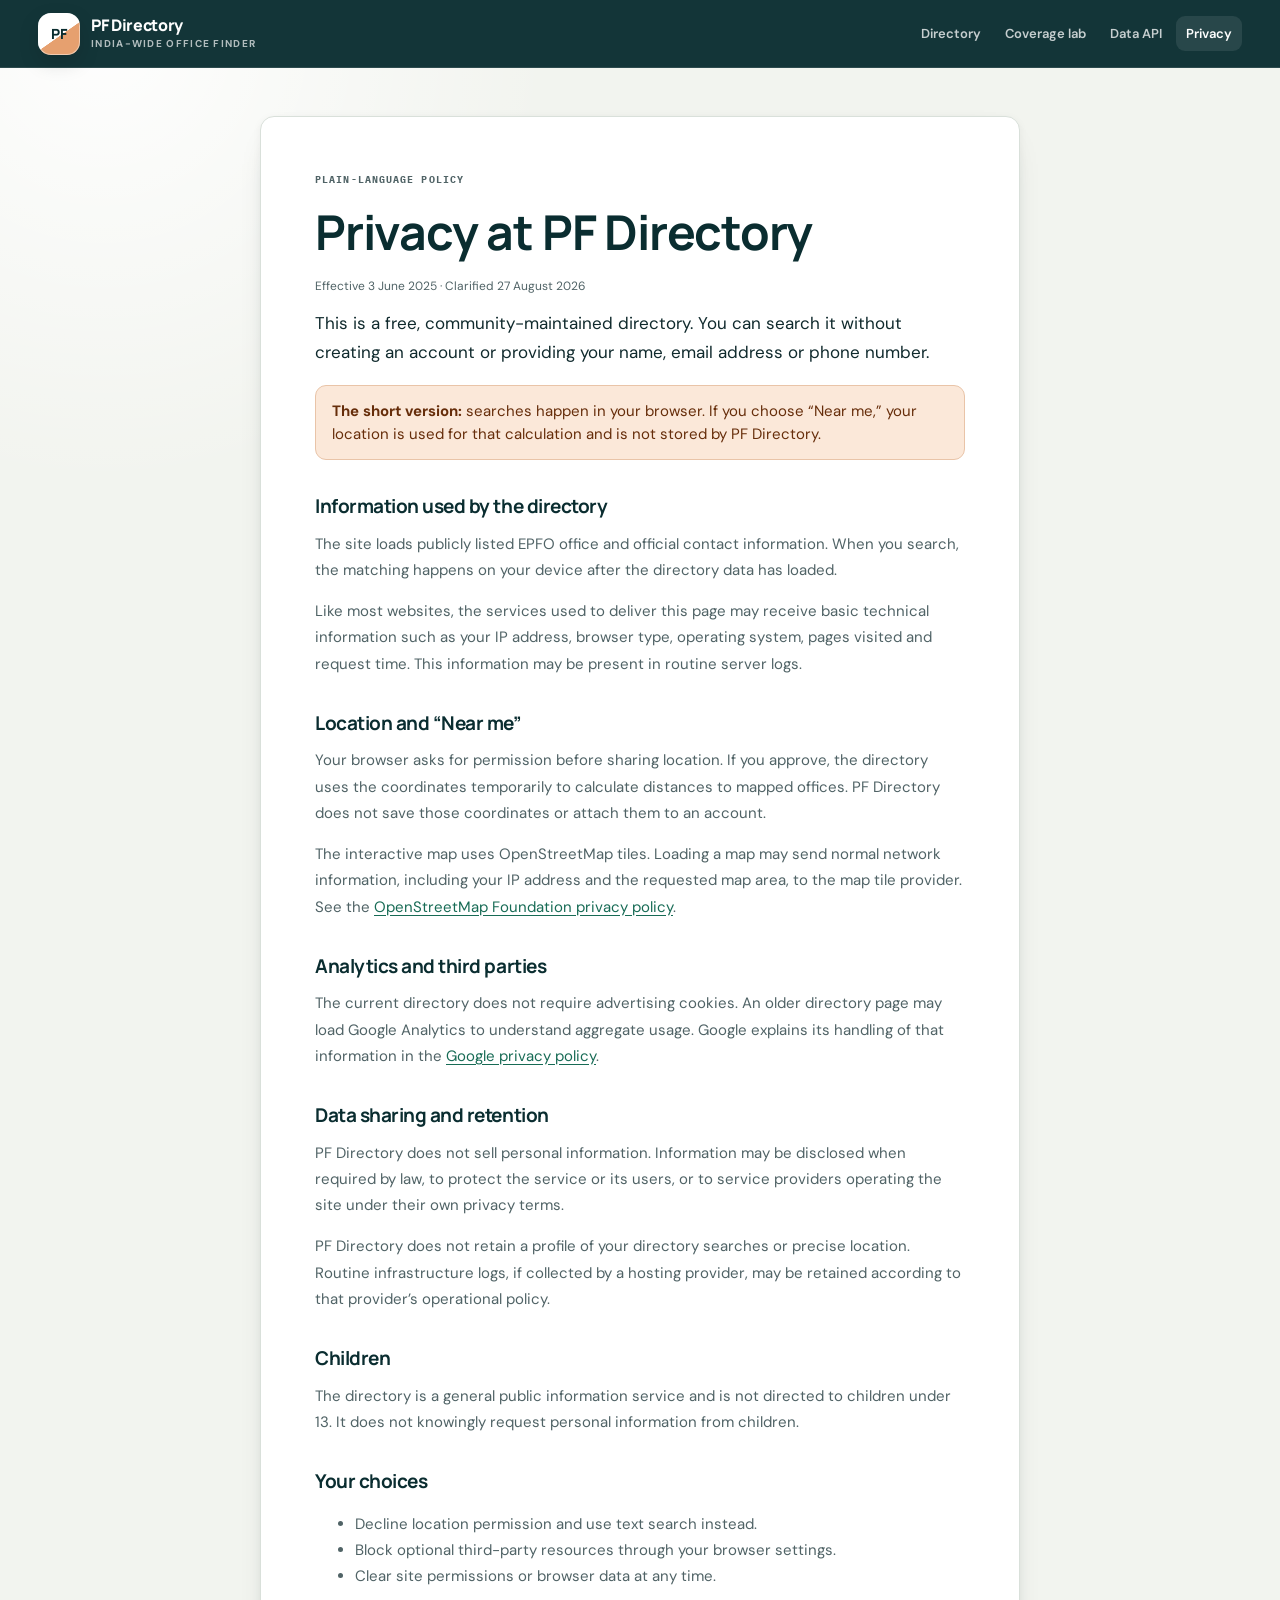
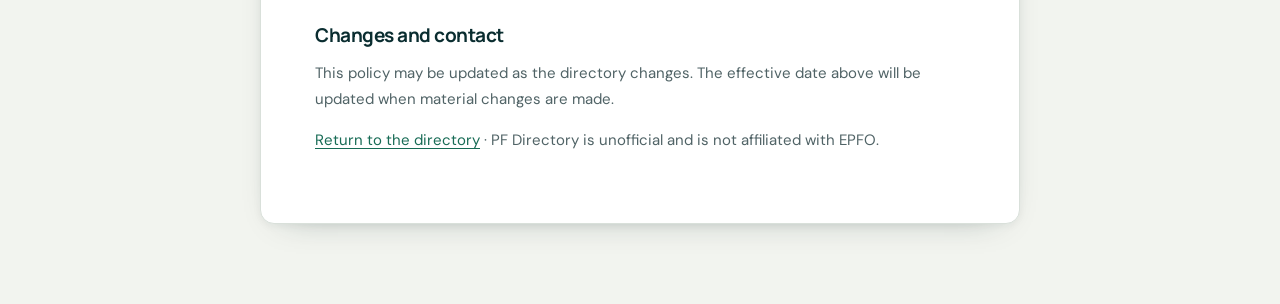
<file: privacy_policy.html>
<!DOCTYPE html>
<html lang="en">
<head>
<meta charset="utf-8">
<meta name="viewport" content="width=device-width, initial-scale=1">
<meta name="theme-color" content="#0a2d30">
<meta name="description" content="Privacy information for the community-maintained PF Directory.">
<title>Privacy — PF Directory</title>
<link rel="stylesheet" href="tokens.css">
</head>
<body>
<a class="skip-link" href="#privacyContent">Skip to privacy policy</a>
<header class="appbar">
    <a class="brand" href="./" aria-label="PF Directory home">
        <span class="brand-mark" aria-hidden="true">PF</span>
        <span class="brand-copy">
            <span class="brand-title">PF Directory</span>
            <span class="brand-sub">India-wide office finder</span>
        </span>
    </a>
    <nav class="top-nav" aria-label="Primary navigation">
        <a href="./">Directory</a>
        <a href="./planner.html">Coverage lab</a>
        <a href="./API.md">Data API</a>
        <a href="./privacy_policy.html" aria-current="page">Privacy</a>
    </nav>
</header>

<main class="prose-shell" id="privacyContent">
    <article class="prose-card card">
        <p class="eyebrow">Plain-language policy</p>
        <h1>Privacy at PF Directory</h1>
        <p class="prose-meta">Effective 3 June 2025 · Clarified 27 August 2026</p>
        <p class="lede">This is a free, community-maintained directory. You can search it without creating an account or providing your name, email address or phone number.</p>

        <div class="notice">
            <strong>The short version:</strong> searches happen in your browser. If you choose “Near me,” your location is used for that calculation and is not stored by PF Directory.
        </div>

        <h2>Information used by the directory</h2>
        <p>The site loads publicly listed EPFO office and official contact information. When you search, the matching happens on your device after the directory data has loaded.</p>
        <p>Like most websites, the services used to deliver this page may receive basic technical information such as your IP address, browser type, operating system, pages visited and request time. This information may be present in routine server logs.</p>

        <h2>Location and “Near me”</h2>
        <p>Your browser asks for permission before sharing location. If you approve, the directory uses the coordinates temporarily to calculate distances to mapped offices. PF Directory does not save those coordinates or attach them to an account.</p>
        <p>The interactive map uses OpenStreetMap tiles. Loading a map may send normal network information, including your IP address and the requested map area, to the map tile provider. See the <a href="https://osmfoundation.org/wiki/Privacy_Policy" target="_blank" rel="noopener noreferrer">OpenStreetMap Foundation privacy policy</a>.</p>

        <h2>Analytics and third parties</h2>
        <p>The current directory does not require advertising cookies. An older directory page may load Google Analytics to understand aggregate usage. Google explains its handling of that information in the <a href="https://policies.google.com/privacy" target="_blank" rel="noopener noreferrer">Google privacy policy</a>.</p>

        <h2>Data sharing and retention</h2>
        <p>PF Directory does not sell personal information. Information may be disclosed when required by law, to protect the service or its users, or to service providers operating the site under their own privacy terms.</p>
        <p>PF Directory does not retain a profile of your directory searches or precise location. Routine infrastructure logs, if collected by a hosting provider, may be retained according to that provider’s operational policy.</p>

        <h2>Children</h2>
        <p>The directory is a general public information service and is not directed to children under 13. It does not knowingly request personal information from children.</p>

        <h2>Your choices</h2>
        <ul>
            <li>Decline location permission and use text search instead.</li>
            <li>Block optional third-party resources through your browser settings.</li>
            <li>Clear site permissions or browser data at any time.</li>
        </ul>

        <h2>Changes and contact</h2>
        <p>This policy may be updated as the directory changes. The effective date above will be updated when material changes are made.</p>


        <p class="source-note"><a href="./">Return to the directory</a> · PF Directory is unofficial and is not affiliated with EPFO.</p>
    </article>
</main>
</body>
</html>
</file>
<file: tokens.css>
@import url('https://fonts.googleapis.com/css2?family=DM+Sans:wght@400;500;600;700&family=Manrope:wght@600;700;800&family=IBM+Plex+Mono:wght@500&display=swap');

:root {
    color-scheme: light;
    --canvas: #f2f4ef;
    --canvas-deep: #e8ece5;
    --surface: #ffffff;
    --surface-soft: #f8faf6;
    --surface-teal: #e7f2ef;
    --ink: #102a2d;
    --muted: #506366;
    --subtle: #667678;
    --line: #d9e0da;
    --line-strong: #bdcac4;
    --primary: #123f42;
    --primary-deep: #0a2d30;
    --primary-soft: #d9ece7;
    --accent: #a64b13;
    --accent-hover: #843908;
    --accent-soft: #fbe8d9;
    --success: #176b55;
    --danger: #a53a35;
    --ho: #123f42;
    --zo: #176b55;
    --ro: #a64b13;
    --do: #5b4aa5;
    --ap: #785320;
    --radius-sm: 8px;
    --radius: 14px;
    --radius-lg: 22px;
    --shadow-sm: 0 1px 2px rgba(16, 42, 45, .06);
    --shadow: 0 12px 35px -24px rgba(16, 42, 45, .42), 0 2px 8px rgba(16, 42, 45, .05);
    --shadow-raised: 0 22px 55px -28px rgba(10, 45, 48, .48);
    --content: 1600px;
}

* { box-sizing: border-box; }
html { scroll-behavior: smooth; }
html, body { margin: 0; min-height: 100%; }
body {
    background: radial-gradient(circle at 8% 2%, rgba(255,255,255,.92), transparent 28rem), var(--canvas);
    color: var(--ink);
    font-family: 'DM Sans', system-ui, -apple-system, BlinkMacSystemFont, 'Segoe UI', sans-serif;
    font-size: 15px;
    line-height: 1.5;
    -webkit-font-smoothing: antialiased;
}
h1, h2, h3, h4, p { margin-top: 0; }
h1, h2, h3, h4 { color: var(--primary-deep); font-family: 'Manrope', 'DM Sans', sans-serif; letter-spacing: -.025em; }
a { color: var(--success); text-underline-offset: 3px; }
a:hover { text-decoration-thickness: 2px; }
button, input { font: inherit; }
button { color: inherit; }
.mono { font-family: 'IBM Plex Mono', ui-monospace, monospace; }
.eyebrow { margin: 0 0 7px; color: var(--accent); font: 700 10px 'IBM Plex Mono', monospace; letter-spacing: .11em; text-transform: uppercase; }
.sr-only { position: absolute !important; width: 1px !important; height: 1px !important; padding: 0 !important; margin: -1px !important; overflow: hidden !important; clip: rect(0, 0, 0, 0) !important; white-space: nowrap !important; border: 0 !important; }
.skip-link { position: fixed; left: 16px; top: 12px; z-index: 5000; transform: translateY(-160%); border-radius: var(--radius-sm); background: var(--surface); color: var(--primary-deep); padding: 10px 14px; box-shadow: var(--shadow-raised); font-weight: 700; }
.skip-link:focus { transform: translateY(0); }

/* Header and product identity */
.appbar { min-height: 68px; padding: 10px clamp(16px, 3vw, 38px); display: flex; align-items: center; gap: 18px; background: rgba(10, 45, 48, .96); color: #fff; border-bottom: 1px solid rgba(255,255,255,.11); backdrop-filter: blur(18px); position: relative; z-index: 1500; }
.brand { display: inline-flex; align-items: center; gap: 11px; color: #fff; text-decoration: none; min-width: max-content; }
.brand:hover { text-decoration: none; }
.brand-mark { width: 42px; height: 42px; border-radius: 13px; display: grid; place-items: center; background: linear-gradient(145deg, #fff 0 53%, #e6a06f 54% 100%); color: var(--primary-deep); font-family: 'Manrope', sans-serif; font-size: 14px; font-weight: 800; box-shadow: inset 0 0 0 1px rgba(255,255,255,.45), 0 8px 20px rgba(0,0,0,.15); }
.brand-copy { display: grid; line-height: 1.05; }
.brand-title { font-family: 'Manrope', sans-serif; font-weight: 800; font-size: 16px; letter-spacing: -.02em; }
.brand-sub { margin-top: 5px; color: rgba(255,255,255,.68); font-size: 10px; font-weight: 700; letter-spacing: .13em; text-transform: uppercase; }
.top-nav { margin-left: auto; display: flex; align-items: center; gap: 4px; }
.top-nav a { color: rgba(255,255,255,.76); text-decoration: none; padding: 8px 10px; border-radius: 9px; font-size: 13px; font-weight: 600; }
.top-nav a:hover, .top-nav a[aria-current="page"] { color: #fff; background: rgba(255,255,255,.09); }
.trust-pill { display: inline-flex; align-items: center; gap: 7px; padding: 6px 10px; border: 1px solid rgba(255,255,255,.18); border-radius: 999px; color: rgba(255,255,255,.78); font-size: 11px; font-weight: 700; white-space: nowrap; }
.trust-pill::before { content: ''; width: 7px; height: 7px; border-radius: 50%; background: #7dd3a8; box-shadow: 0 0 0 3px rgba(125,211,168,.12); }

/* Inputs, controls and surfaces */
.card { background: var(--surface); border: 1px solid var(--line); border-radius: var(--radius); box-shadow: var(--shadow); }
.btn { min-height: 42px; display: inline-flex; align-items: center; justify-content: center; gap: 8px; padding: 9px 15px; border: 1px solid var(--line-strong); border-radius: 10px; background: var(--surface); color: var(--primary-deep); font-size: 14px; font-weight: 700; cursor: pointer; transition: transform .15s ease, background .15s ease, border-color .15s ease; }
.btn:hover { background: var(--surface-soft); border-color: #98aaa2; }
.btn:active { transform: translateY(1px); }
.btn:disabled { cursor: wait; opacity: .66; }
.btn-primary { background: var(--primary); border-color: var(--primary); color: #fff; }
.btn-primary:hover { background: var(--primary-deep); border-color: var(--primary-deep); }
.btn-accent { background: var(--accent); border-color: var(--accent); color: #fff; }
.btn-accent:hover { background: var(--accent-hover); border-color: var(--accent-hover); }
.btn-quiet { min-height: 36px; padding: 7px 10px; border-color: transparent; background: transparent; color: var(--success); }
.btn-quiet:hover { background: var(--surface-teal); border-color: transparent; }
.search { min-height: 54px; display: flex; align-items: center; gap: 10px; background: var(--surface); border: 1px solid var(--line-strong); border-radius: 14px; padding: 5px 6px 5px 15px; box-shadow: 0 0 0 4px rgba(23,107,85,.05), var(--shadow); transition: border-color .15s, box-shadow .15s; }
.search:focus-within { border-color: var(--success); box-shadow: 0 0 0 4px rgba(23,107,85,.12), var(--shadow); }
.search-symbol { color: var(--success); font-size: 17px; line-height: 1; }
.search input { min-width: 0; flex: 1; border: 0; outline: 0; background: transparent; color: var(--ink); font-size: 16px; }
.search input::placeholder { color: #718083; opacity: 1; }
.key-hint { border: 1px solid var(--line); border-bottom-width: 2px; border-radius: 6px; padding: 2px 6px; color: var(--subtle); background: var(--surface-soft); font: 10px 'IBM Plex Mono', monospace; }
.autocomplete { position: absolute; top: calc(100% + 8px); left: 0; right: 0; z-index: 1800; display: none; max-height: min(430px, 60vh); overflow-y: auto; padding: 6px; background: rgba(255,255,255,.98); border: 1px solid var(--line); border-radius: 14px; box-shadow: var(--shadow-raised); }
.autocomplete.open { display: block; }
.autocomplete [role="option"] { width: 100%; display: flex; align-items: center; gap: 11px; padding: 10px; border: 0; border-radius: 10px; background: transparent; text-align: left; cursor: pointer; }
.autocomplete [role="option"]:hover, .autocomplete [role="option"].active { background: var(--surface-teal); }
.autocomplete-copy { min-width: 0; display: grid; }
.autocomplete-name { overflow: hidden; text-overflow: ellipsis; white-space: nowrap; color: var(--ink); font-weight: 700; }
.autocomplete-sub { overflow: hidden; text-overflow: ellipsis; white-space: nowrap; color: var(--muted); font-size: 12px; }
.person-mark { width: 28px; height: 28px; flex: 0 0 auto; display: grid; place-items: center; border-radius: 9px; background: var(--primary-soft); color: var(--primary); font-weight: 800; font-size: 11px; }
.chip-row { display: flex; flex-wrap: wrap; gap: 7px; }
.chip { min-height: 34px; padding: 6px 11px; border: 1px solid var(--line); border-radius: 999px; background: rgba(255,255,255,.7); color: var(--muted); font-size: 12px; font-weight: 700; cursor: pointer; }
.chip:hover { border-color: var(--success); color: var(--primary-deep); }
.chip[aria-pressed="true"] { border-color: var(--success); background: var(--surface-teal); color: var(--primary-deep); box-shadow: inset 0 0 0 1px rgba(23,107,85,.06); }

/* Directory record language */
.tag { display: inline-flex; align-items: center; justify-content: center; min-width: 32px; padding: 3px 7px; border-radius: 6px; color: #fff; font: 700 10px 'IBM Plex Mono', monospace; letter-spacing: .07em; text-transform: uppercase; white-space: nowrap; }
.tag-HO { background: var(--ho); } .tag-ZO { background: var(--zo); }
.tag-RO { background: var(--ro); } .tag-DO { background: var(--do); }
.tag-AP, .tag-HH, .tag-GH { background: var(--ap); }
.detail-head { display: flex; align-items: flex-start; gap: 11px; flex-wrap: wrap; }
.detail-head h2 { flex: 1; min-width: min(280px, 70%); margin: -2px 0 0; font-size: clamp(20px, 2vw, 28px); line-height: 1.18; }
.crumbs { margin: 10px 0 0; color: var(--subtle); font-size: 12px; }
.crumbs ol { display: flex; flex-wrap: wrap; gap: 5px; margin: 0; padding: 0; list-style: none; }
.crumbs li:not(:last-child)::after { content: '/'; margin-left: 5px; color: #96a3a1; }
.fields { margin: 22px 0 0; display: grid; grid-template-columns: repeat(2, minmax(0, 1fr)); border-top: 1px solid var(--line); }
.field { min-width: 0; padding: 14px 14px 14px 0; border-bottom: 1px solid var(--line); }
.field:nth-child(odd) { margin-right: 18px; }
.flabel { margin: 0 0 5px; color: var(--subtle); font: 700 10px 'IBM Plex Mono', monospace; letter-spacing: .08em; text-transform: uppercase; }
.fval { margin: 0; color: var(--ink); overflow-wrap: anywhere; }
.fval.mono { font: 500 13px/1.65 'IBM Plex Mono', monospace; }
.fval a { font-weight: 700; }
.record-actions { display: flex; flex-wrap: wrap; gap: 7px; margin: 18px 0 0; }
.offs-title { margin: 27px 0 11px; display: flex; align-items: center; gap: 8px; font-size: 16px; }
.offs-title .count { padding: 2px 8px; border-radius: 999px; background: var(--primary-soft); color: var(--primary); font: 700 11px 'IBM Plex Mono', monospace; }
.offs { display: grid; grid-template-columns: repeat(2, minmax(0, 1fr)); gap: 9px; margin: 0; padding: 0; list-style: none; }
.offs li { min-width: 0; padding: 13px; border: 1px solid var(--line); border-radius: 11px; background: var(--surface-soft); }
.offs li.highlighted { outline: 3px solid rgba(166,75,19,.27); border-color: var(--accent); background: #fff8f1; }
.off-name { font-weight: 800; color: var(--primary-deep); }
.off-desig { margin-top: 2px; color: var(--muted); font-size: 13px; }
.off-line { margin-top: 7px; color: var(--muted); font-size: 12px; overflow-wrap: anywhere; }
.empty { padding: 30px 4px; color: var(--muted); }

.hierarchy { margin: 0 0 18px; overflow: hidden; }
.hierarchy summary { display: grid; grid-template-columns: 1fr auto; gap: 12px; align-items: center; padding: 13px 15px; list-style: none; cursor: pointer; }
.hierarchy summary::-webkit-details-marker { display: none; }
.hier-title { display: block; font-family: 'Manrope', sans-serif; font-weight: 800; color: var(--primary-deep); }
.hier-hint { display: block; margin-top: 2px; color: var(--muted); font-size: 12px; }
.hier-toggle { color: var(--success); font: 700 10px 'IBM Plex Mono', monospace; letter-spacing: .06em; text-transform: uppercase; }
.hier-toggle::before { content: 'Explore'; }
.hierarchy[open] .hier-toggle::before { content: 'Close'; }
.hier-body { padding: 14px 15px 16px; border-top: 1px solid var(--line); }
.hier-path { display: flex; flex-wrap: wrap; gap: 6px; align-items: center; margin-bottom: 14px; }
.hier-step { padding: 5px 9px; border: 1px solid var(--line); border-radius: 999px; background: var(--surface-soft); color: var(--ink); font-size: 12px; text-decoration: none; }
.hier-step.current { border-color: var(--primary); background: var(--primary); color: #fff; }
.hier-sep { color: var(--subtle); font-size: 11px; }
.hier-grid { display: grid; grid-template-columns: repeat(2, minmax(0, 1fr)); gap: 14px; }
.hier-block { min-width: 0; }
.hier-block h4 { margin: 0 0 7px; color: var(--subtle); font: 700 10px 'IBM Plex Mono', monospace; letter-spacing: .08em; text-transform: uppercase; }
.hier-list { display: grid; gap: 6px; margin: 0; padding: 0; list-style: none; }
.hier-list a { display: flex; align-items: center; gap: 7px; min-width: 0; padding: 8px 9px; border: 1px solid var(--line); border-radius: 9px; background: var(--surface); color: var(--ink); font-size: 12px; text-decoration: none; }
.hier-list a:hover { border-color: var(--success); color: var(--success); }
.hier-list .office-link-label { overflow: hidden; text-overflow: ellipsis; white-space: nowrap; }
.hier-more { padding: 5px 1px 0; color: var(--subtle); font-size: 11px; }

/* Public supporting pages */
.prose-shell { width: min(760px, calc(100% - 32px)); margin: 48px auto 80px; }
.prose-card { padding: clamp(24px, 5vw, 54px); }
.prose-card h1 { margin-bottom: 8px; font-size: clamp(30px, 5vw, 48px); }
.prose-card h2 { margin: 32px 0 10px; font-size: 19px; }
.prose-card p, .prose-card li { color: var(--muted); line-height: 1.75; }
.prose-card .lede { color: var(--ink); font-size: 17px; }
.prose-meta { color: var(--subtle); font-size: 12px; }
.notice { padding: 14px 16px; border: 1px solid #e9c4a8; border-radius: 11px; background: var(--accent-soft); color: #662d0a; }

:focus-visible { outline: 3px solid #e59a61; outline-offset: 3px; }
::selection { background: #c7e3da; color: var(--primary-deep); }
@media (prefers-reduced-motion: reduce) { html { scroll-behavior: auto; } *, *::before, *::after { animation-duration: .01ms !important; animation-iteration-count: 1 !important; transition-duration: .01ms !important; } }
@media (max-width: 900px) { .top-nav a:not([aria-current="page"]) { display: none; } .trust-pill { display: none; } .fields, .offs { grid-template-columns: 1fr; } .field:nth-child(odd) { margin-right: 0; } }
@media (max-width: 620px) { .appbar { min-height: 62px; padding: 9px 14px; } .brand-mark { width: 38px; height: 38px; border-radius: 11px; } .brand-title { font-size: 14px; } .brand-sub { font-size: 9px; } .top-nav { display: none; } .hier-grid { grid-template-columns: 1fr; } .key-hint { display: none; } }
</file>
